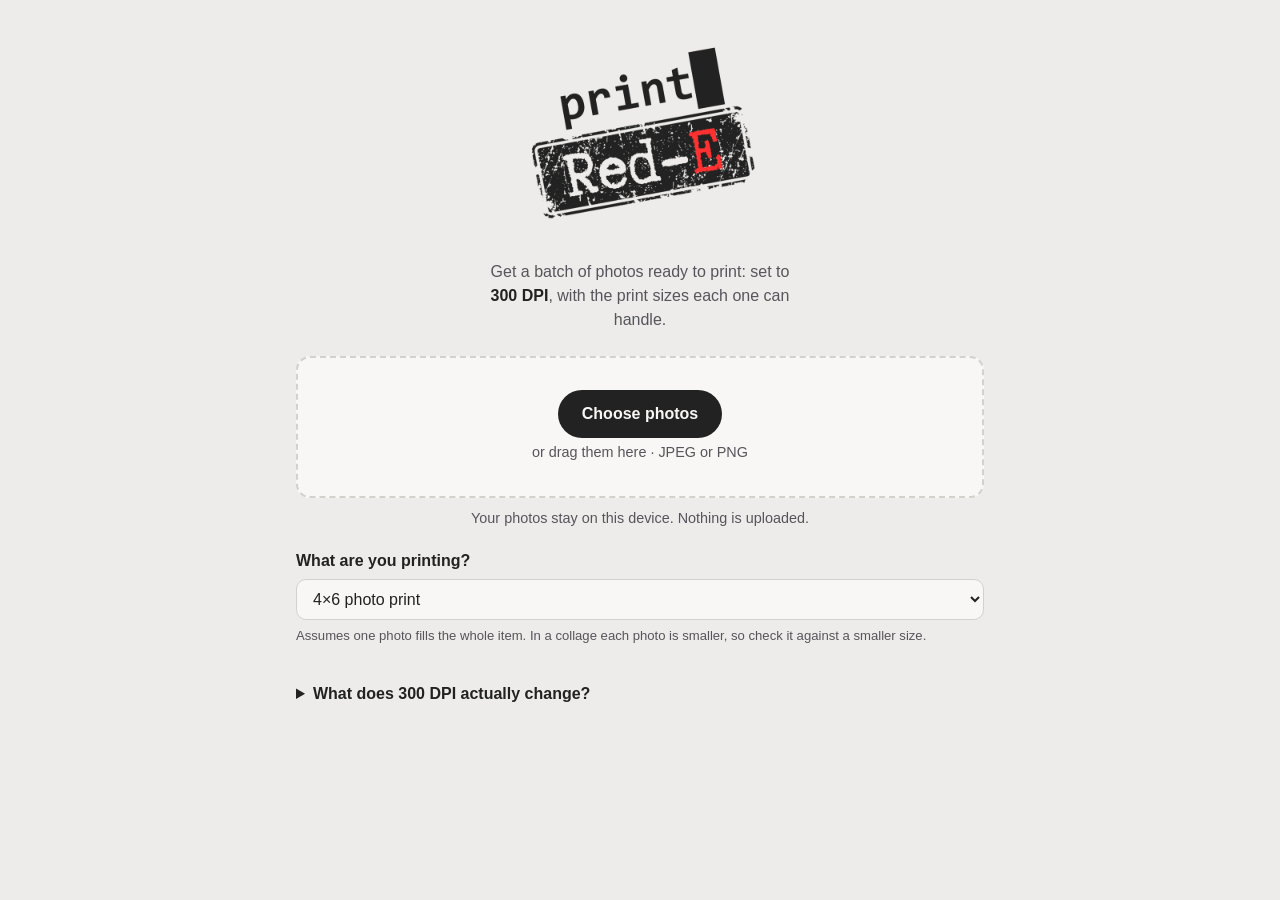
<file: index.html>
<!doctype html>
<html lang="en">
<head>
  <meta charset="utf-8">
  <meta name="viewport" content="width=device-width, initial-scale=1, viewport-fit=cover">
  <title>print-Red-E</title>
  <meta name="description" content="Set a batch of photos to 300 DPI and see what size each one can print. Nothing is uploaded.">
  <meta name="theme-color" content="#edecea">
  <meta name="apple-mobile-web-app-capable" content="yes">
  <meta name="apple-mobile-web-app-status-bar-style" content="default">
  <meta name="apple-mobile-web-app-title" content="print-Red-E">
  <link rel="manifest" href="manifest.webmanifest">
  <link rel="icon" href="favicon.ico" sizes="16x16 32x32 48x48">
  <link rel="icon" href="icon-192.png" type="image/png" sizes="192x192">
  <link rel="apple-touch-icon" href="apple-touch-icon.png">
  <link rel="stylesheet" href="style.css">
</head>
<body>
  <main>
    <header>
      <h1><img class="logo" src="logo.png" alt="print-Red-E" width="600" height="600"></h1>
      <p class="lede">Get a batch of photos ready to print: set to <strong>300&nbsp;DPI</strong>,
        with the print sizes each one can handle.</p>
    </header>

    <label id="drop" class="drop">
      <input id="pick" type="file" accept="image/jpeg,image/png" multiple>
      <span class="drop-main">Choose photos</span>
      <span class="drop-sub">or drag them here &middot; JPEG or PNG</span>
    </label>

    <p class="privacy">Your photos stay on this device. Nothing is uploaded.</p>

    <div class="target">
      <label for="target">What are you printing?</label>
      <select id="target"></select>
      <p class="target-note">Assumes one photo fills the whole item. In a collage
        each photo is smaller, so check it against a smaller size.</p>
    </div>

    <section id="results" hidden>
      <div class="bar">
        <p id="summary"></p>
        <div class="actions">
          <button id="clear" type="button" class="quiet">Clear</button>
          <button id="share" type="button" hidden>Save to Photos</button>
          <button id="download-all" type="button">Download all (.zip)</button>
        </div>
      </div>
      <p id="tally"></p>
      <p id="notice" class="notice" hidden></p>
      <ul id="list"></ul>
      <p id="key" class="key"></p>
    </section>

    <details class="about">
      <summary>What does 300 DPI actually change?</summary>
      <p>Only a label inside the file. Your pixels, sharpness and quality stay
        exactly the same; the photo is not re-saved or recompressed. Some print
        shops and publishers check the label, so it's worth having right.</p>
      <p><strong>What decides print quality is the number of pixels.</strong> A
        lab spreads your photo's pixels across the paper you order, so a
        4000-pixel photo labelled 72&nbsp;DPI prints exactly as well as the same
        photo labelled 300. That's why the print sizes for each photo come from
        its pixels, not its DPI. Shutterfly, for one, judges resolution from
        pixels against the print size you pick.</p>
      <p>Ratings assume the lab crops the photo to fill the item, which is the
        usual default. Cropping a photo yourself uses fewer of its pixels, so it
        lowers what it can print.</p>
      <p>Blankets, pillows, tote bags and canvas need fewer pixels than paper
        (200 per inch for sharp instead of 300): the weave or canvas texture
        softens fine detail, and they're usually seen from further away. These
        are rules of thumb; Shutterfly's own low-resolution warning has the
        final say.</p>
    </details>
  </main>

  <script src="dpi.js"></script>
  <script src="prints.js"></script>
  <script src="app.js"></script>
</body>
</html>
</file>
<file: style.css>
/* Colours come from the logo: its paper (#edecea), ink (#222) and red
   (#ff3131). The red is a highlight only -- at about 3:1 on the paper it's
   too faint for text, so text stays ink. */
:root {
  --bg: #edecea;
  --card: #f8f7f5;
  --ink: #222222;
  --muted: #55555b;
  --line: #d3d1cc;
  --brand-red: #ff3131;
  --button: #222222;
  --button-ink: #f8f7f5;
  --error: #a3271c;
  --chip-good: #d6d4cf;
  color-scheme: light dark;
}

@media (prefers-color-scheme: dark) {
  :root {
    --bg: #18181a;
    --card: #232326;
    --ink: #f0efed;
    --muted: #a8a8b0;
    --line: #3b3b40;
    --button: #edecea;
    --button-ink: #18181a;
    --error: #ff8a7d;
    --chip-good: #3b3b40;
  }
}

* { box-sizing: border-box; }

body {
  margin: 0;
  background: var(--bg);
  color: var(--ink);
  font: 16px/1.5 -apple-system, BlinkMacSystemFont, "Segoe UI", Roboto, sans-serif;
}

main {
  max-width: 720px;
  margin: 0 auto;
  padding: max(16px, env(safe-area-inset-top)) 16px 64px;
}

header { text-align: center; }
h1 { margin: 0; line-height: 0; }
.logo { width: min(240px, 60vw); height: auto; }
/* The logo is drawn on its own light paper; on a dark page it sits on a card. */
@media (prefers-color-scheme: dark) { .logo { border-radius: 24px; } }
.lede { margin: 4px auto 24px; max-width: 34ch; color: var(--muted); }
.lede strong { color: var(--ink); }

.drop {
  display: flex;
  flex-direction: column;
  align-items: center;
  gap: 4px;
  padding: 32px 16px;
  border: 2px dashed var(--line);
  border-radius: 14px;
  background: var(--card);
  cursor: pointer;
  text-align: center;
}
.drop:hover, .drop.over, .drop:focus-within { border-color: var(--brand-red); }
.drop input { position: absolute; opacity: 0; width: 1px; height: 1px; }
.drop-main {
  display: inline-block;
  padding: 12px 24px;
  border-radius: 999px;
  background: var(--button);
  color: var(--button-ink);
  font-weight: 700;
}
.drop-sub { color: var(--muted); font-size: 0.9rem; }

.target { margin: 0 0 28px; }
.target label { display: block; font-weight: 700; margin-bottom: 6px; }
.target select {
  width: 100%;
  font: inherit;
  padding: 10px 12px;
  border-radius: 10px;
  border: 1px solid var(--line);
  background: var(--card);
  color: var(--ink);
}
.target-note { margin: 6px 0 0; color: var(--muted); font-size: 0.82rem; }
#tally { margin: 0 0 12px; font-weight: 600; }
#tally[hidden] { display: none; }

.privacy { margin: 10px 0 20px; color: var(--muted); font-size: 0.9rem; text-align: center; }

.bar {
  display: flex;
  flex-wrap: wrap;
  align-items: center;
  justify-content: space-between;
  gap: 12px;
  margin-bottom: 12px;
}
#summary { margin: 0; font-weight: 700; }
.actions { display: flex; flex-wrap: wrap; gap: 8px; }

button, .save {
  font: inherit;
  font-size: 0.95rem;
  padding: 8px 16px;
  border-radius: 999px;
  border: 0;
  background: var(--button);
  color: var(--button-ink);
  font-weight: 600;
  cursor: pointer;
  text-decoration: none;
  white-space: nowrap;
}
button.quiet, .save {
  background: transparent;
  color: var(--ink);
  border: 1px solid var(--line);
}
button:disabled { opacity: 0.4; cursor: default; }
button[hidden] { display: none; }

.notice {
  margin: 0 0 12px;
  padding: 10px 14px;
  border-left: 4px solid var(--brand-red);
  background: var(--card);
  border-radius: 8px;
}

#list { list-style: none; margin: 0; padding: 0; display: grid; gap: 8px; }
#list > li {
  display: flex;
  align-items: flex-start;
  gap: 12px;
  padding: 12px;
  background: var(--card);
  border: 1px solid var(--line);
  border-radius: 12px;
}
.thumb {
  flex: none;
  width: 56px;
  height: 56px;
  border-radius: 8px;
  object-fit: cover;
  background: var(--line);
}
.info { flex: 1; min-width: 0; }
.info p { margin: 0; }
.name { font-weight: 700; overflow: hidden; text-overflow: ellipsis; white-space: nowrap; }
.detail { color: var(--muted); font-size: 0.85rem; }
li.error .detail { color: var(--error); }
.verdict { margin-top: 6px !important; font-size: 0.9rem; font-weight: 600; }

.fit { list-style: none; display: flex; flex-wrap: wrap; gap: 4px; margin: 6px 0 0; padding: 0; }
.chip {
  display: inline-block;
  padding: 1px 8px;
  border-radius: 999px;
  font-size: 0.78rem;
  font-weight: 600;
  border: 1px solid transparent;
  white-space: nowrap;
}
/* Readable without colour: solid = sharp, tinted = good, struck out = too small. */
.chip.sharp { background: var(--button); color: var(--button-ink); }
.chip.good { background: var(--chip-good); color: var(--ink); }
.chip.low { color: var(--muted); border-color: var(--line); text-decoration: line-through; }
/* The size you picked above, ringed so it stands out among its siblings. */
.chip.chosen { outline: 2px solid var(--brand-red); outline-offset: 1px; }
.verdict .chip { text-decoration: none; }

.key { margin: 14px 0 0; color: var(--muted); font-size: 0.82rem; line-height: 2; }
.key .chip { margin-left: 6px; }
.key .chip:first-child { margin-left: 0; }

.about { margin-top: 36px; color: var(--muted); }
.about summary { cursor: pointer; color: var(--ink); font-weight: 700; }
.about p { max-width: 60ch; }
.about strong { color: var(--ink); }

/* Phone: the details get the full width beside the thumbnail, Download drops
   below them, and the batch buttons form a grid with the share sheet (the
   main way out on an iPhone) on its own full-width row. */
@media (max-width: 480px) {
  #list > li { flex-wrap: wrap; }
  .info { flex-basis: calc(100% - 68px); }
  .save { margin-left: 68px; }
  .actions { display: grid; grid-template-columns: 1fr 1fr; width: 100%; }
  .actions button { padding: 12px 16px; }
  #share { grid-column: 1 / -1; order: -1; }
  #download-all { order: 0; }
  #clear { order: 1; }
}
</file>
